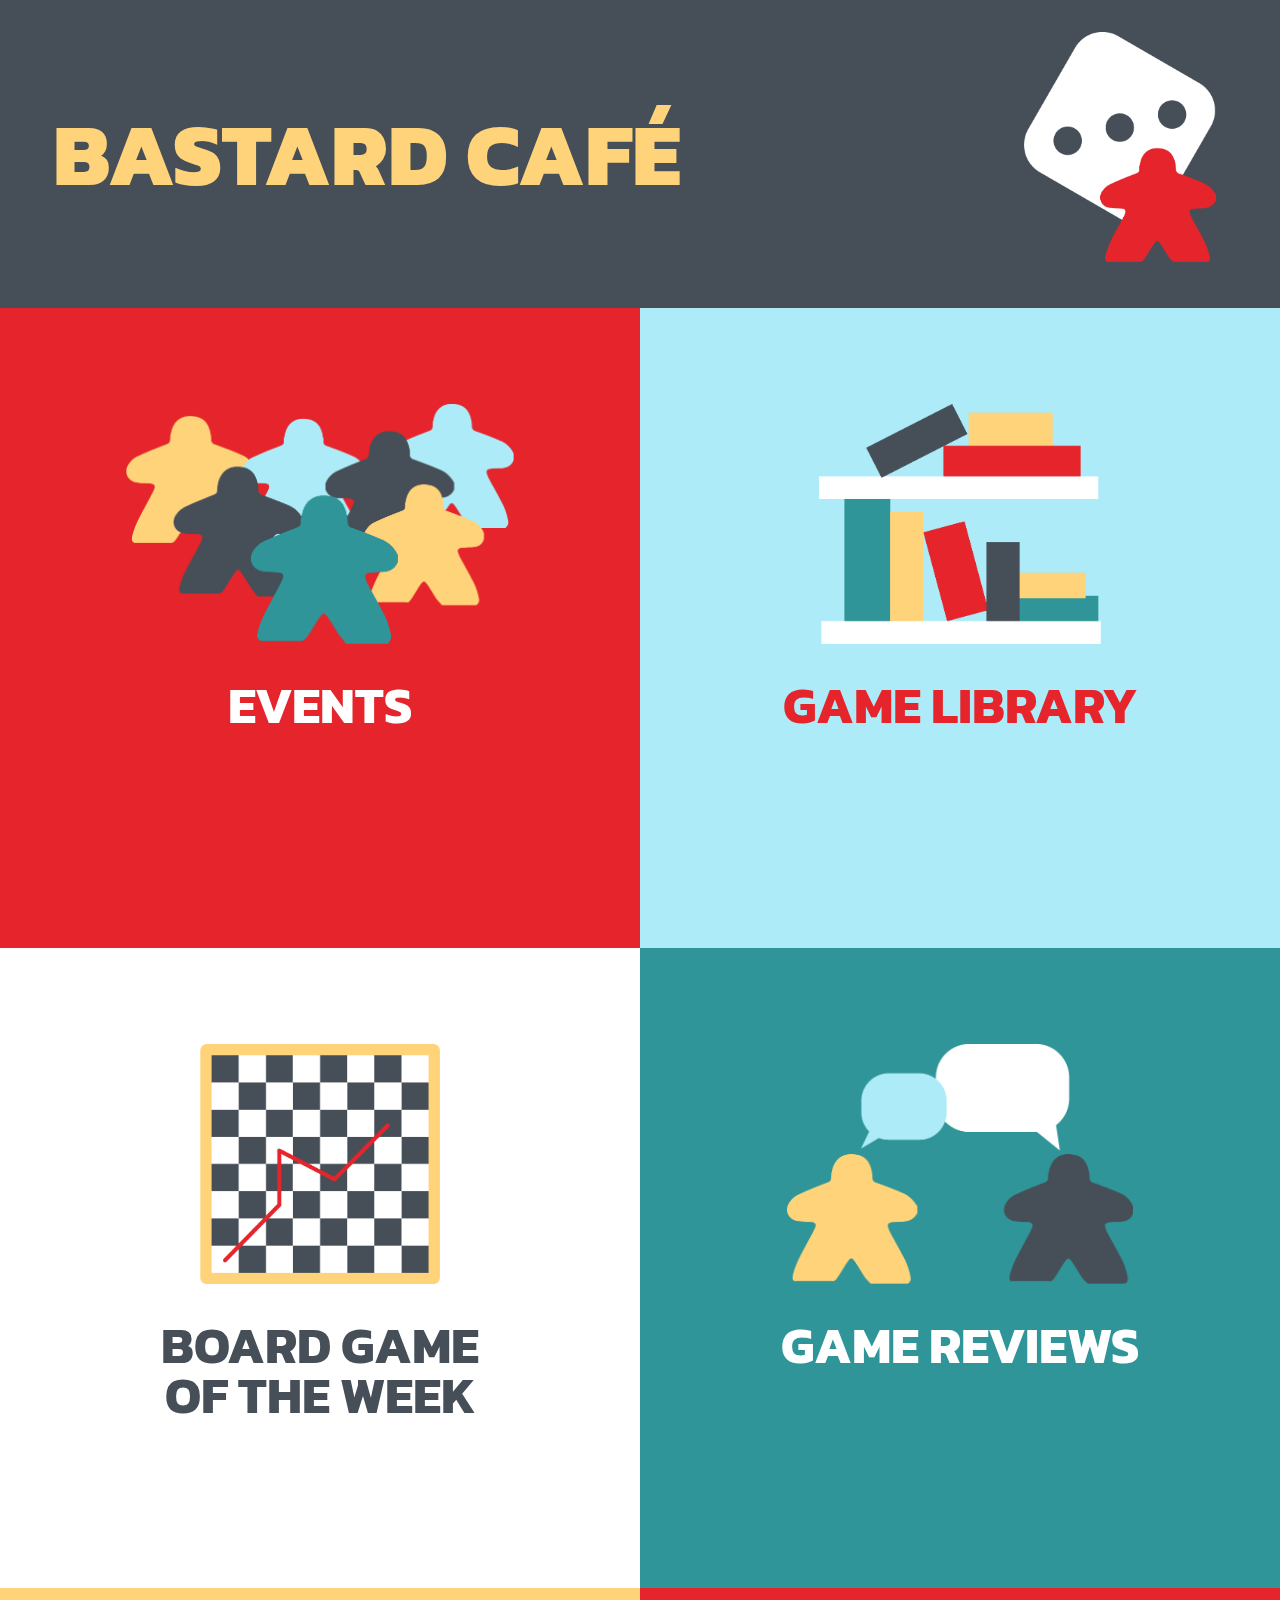
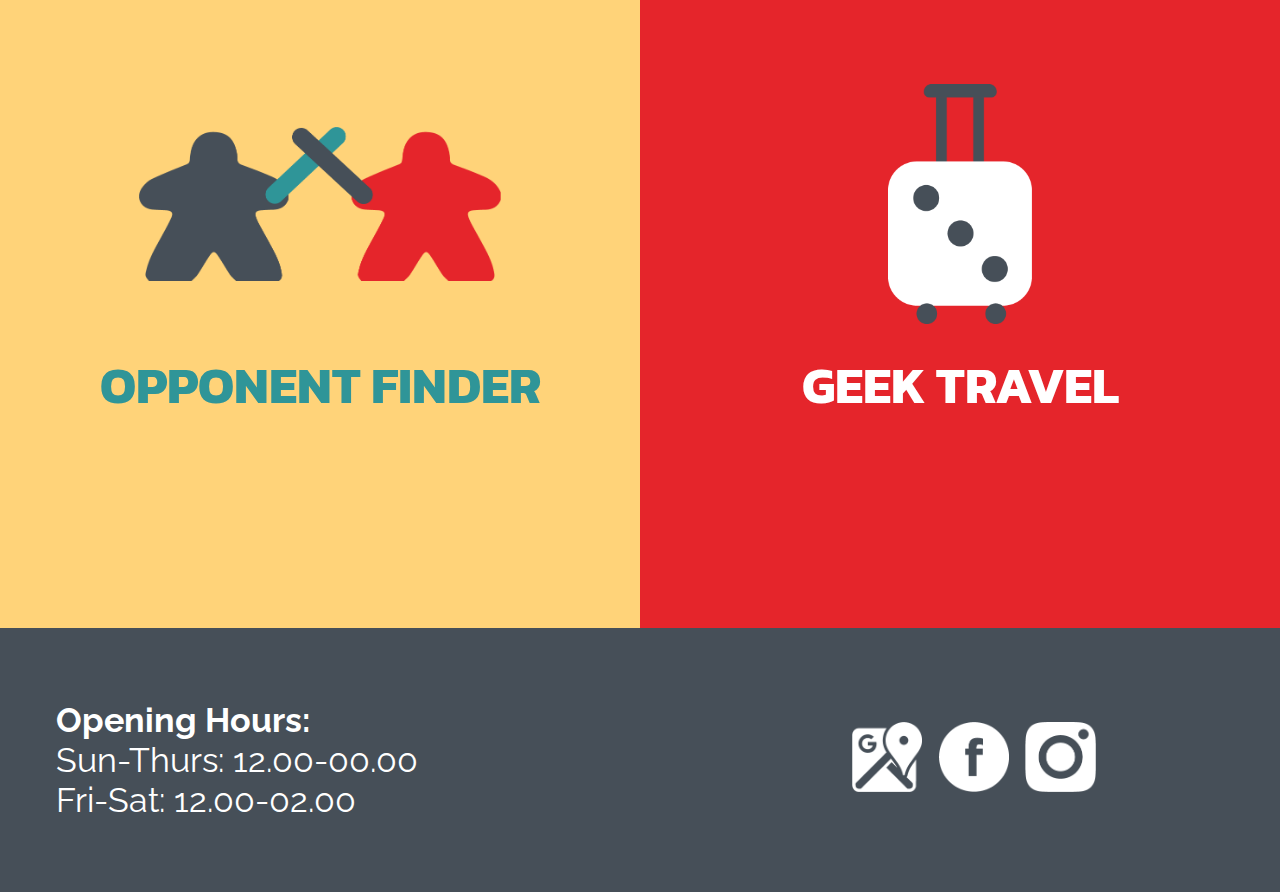
<file: index.html>
<!DOCTYPE html5>
<html lang="en">
<head>
    <meta charset="UTF-8">
    <title>Home - Bastard Café</title>
    <link rel="stylesheet" href="css/bastardcss.css">
</head>

<body>
    <main class="indexmain">
        <img class="indexlogo" src="images/logo.png" alt="Bastard Café logo">
        <h1>BASTARD CAFÉ</h1>



        <div class="indexwrapper">

            <a href="events.html"><div class="blocks eventblock">
                <div class="blockcontent">
                   <img src="images/events.png">
                    <h2>Events</h2>
                </div>
            </div></a>

            <a href="library.html"><div class="blocks libraryblock">
                <div class="blockcontent">
                   <img src="images/library.png">
                    <h2>Game Library</h2>
                </div>
                </div></a>

            <a href="reviews.html?gameid=168"><div class="blocks weekblock">
                <div class="blockcontent">
                   <img src="images/weekgame.png">
                    <h2>Board Game<br>of the Week</h2>
                </div>
                </div></a>

            <a href="reviews.html"><div class="blocks reviewblock">
                <div class="blockcontent">
                   <img src="images/reviews.png">
                    <h2>Game Reviews</h2>
                </div>
                </div></a>

            <a href="opponent.html"><div class="blocks opponentblock">
                <div class="blockcontent">
                   <img id="opponentimg" src="images/opponent.png">
                    <h2>Opponent Finder</h2>
                </div>
                </div></a>

            <a href="travel.html"><div class="blocks travelblock">
                <div class="blockcontent">
                   <img src="images/travel.png">
                    <h2>Geek Travel</h2>
                </div>
                </div></a>

        </div>

        <footer>
            <div class="socialmedia">
                <a href="https://goo.gl/maps/PVbQFt8n63G2" target="_blank"><img src="images/googlemaps.png"></a>
                <a href="https://www.facebook.com/BastardCafe/" target="_blank"><img src="images/facebook.png"></a>
                <a href="https://www.instagram.com/bastard_cafe/" target="_blank"><img src="images/instagram.png"></a></div>
            <p><span class="bold">Opening Hours:</span><br>Sun-Thurs: 12.00-00.00<br>Fri-Sat: 12.00-02.00</p>


        </footer>



    </main>

</body>
</html>
</file>
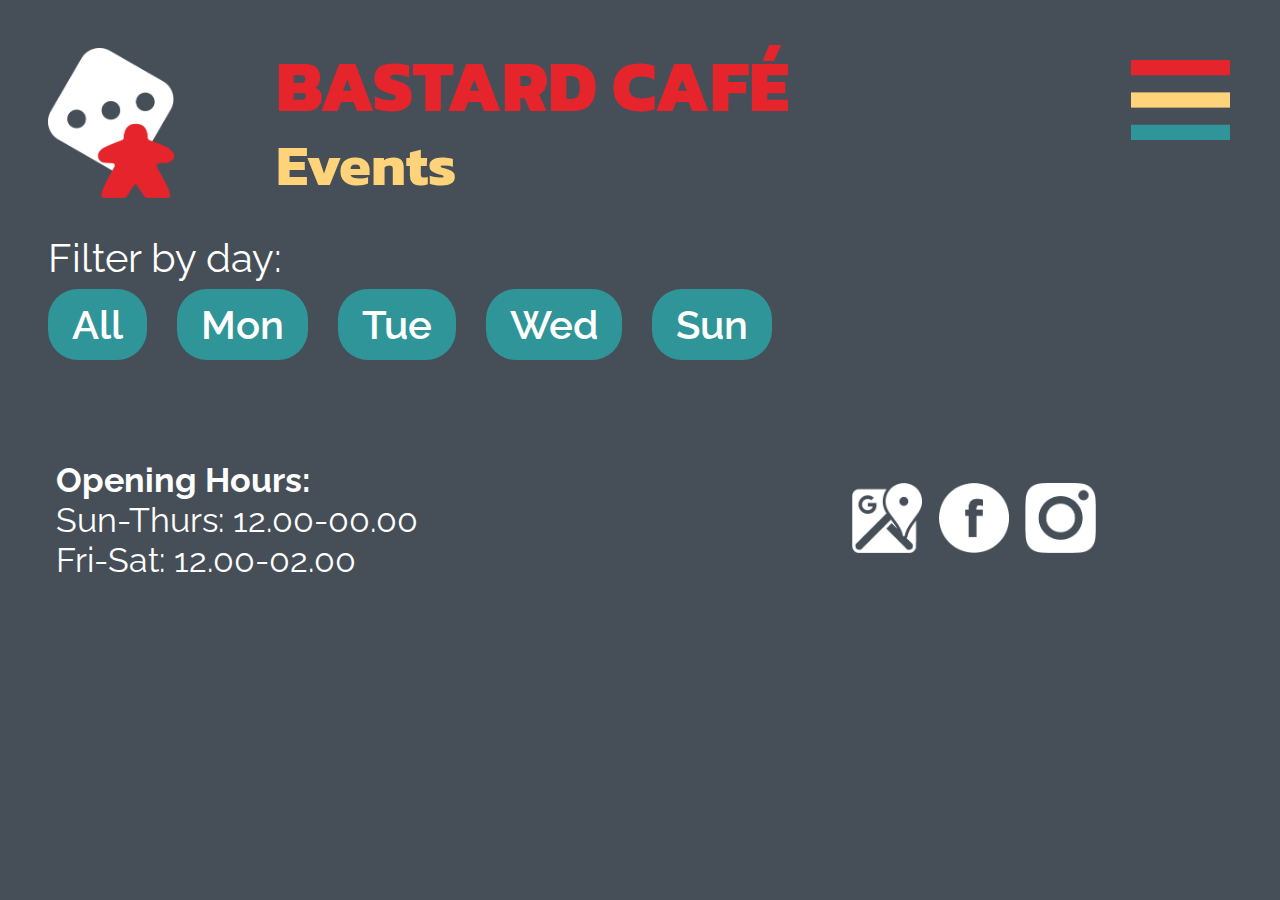
<file: events.html>
<!DOCTYPE html5>
<html lang="en">

<head>
    <meta charset="UTF-8">
    <title>Events - Bastard Café</title>
    <link rel="stylesheet" href="css/bastardcss.css">
</head>

<body>
    <main class="eventsmain">
        <header>
            <a class="logolink" href="index.html"><img class="logo" src="images/logo.png" alt="Bastard Café logo"></a>
            <h1>BASTARD CAFÉ</h1>
            <h2>Events</h2>

            <div id="myNav" class="overlay">
                <a href="javascript:void(0)" class="closebtn" onclick="closeNav()">&times;</a>
                <div class="overlay-content">
                    <a href="index.html">Home</a>
                    <a class="current" href="events.html">Events</a>
                    <a href="library.html">Game Library</a>
                    <a href="reviews.html">Game Reviews</a>
                    <a href="opponent.html">Opponent Finder</a>
                    <a href="travel.html">Geek Travel</a>
                </div>
            </div>

            <img src="images/burger.svg" class="menuBtn">
<!--add class current to visited page-->
        </header>

        <div class="eventwrapper">
            <div class="eventfilters">
                <h5>Filter by day:</h5>
                <a href="events.html">All</a>
                <a href="events.html?catid=5">Mon</a>
                <a href="events.html?catid=6">Tue</a>
                <a href="events.html?catid=12">Wed</a>
                <a href="events.html?catid=11">Sun</a>
            </div>




        </div>

        <template id="eventtemplate">
            <article class="singleevent">
                <h3 class="eventname">EVENT NAME</h3>
                <img src="">
                <div class="shortdescr">SHORT DESCRIPTION</div>


                <div class="eventinfo">
                    <p class="eventdate">Date: <span>date</span></p>
                    <p class="eventtime">Time: <span>time</span></p>
                    <p class="eventprice">Price: <span>price</span></p>
                </div>

                <button>Save me a spot!</button>



            </article>
        </template>





        <footer>
            <div class="socialmedia">
                <a href="https://goo.gl/maps/PVbQFt8n63G2" target="_blank"><img src="images/googlemaps.png"></a>
                <a href="https://www.facebook.com/BastardCafe/" target="_blank"><img src="images/facebook.png"></a>
                <a href="https://www.instagram.com/bastard_cafe/" target="_blank"><img src="images/instagram.png"></a></div>
            <p><span class="bold">Opening Hours:</span><br>Sun-Thurs: 12.00-00.00<br>Fri-Sat: 12.00-02.00</p>


        </footer>


    </main>

    <script src="js/events.js"></script>
    <script src="js/shared.js"></script>
</body>

</html>
</file>
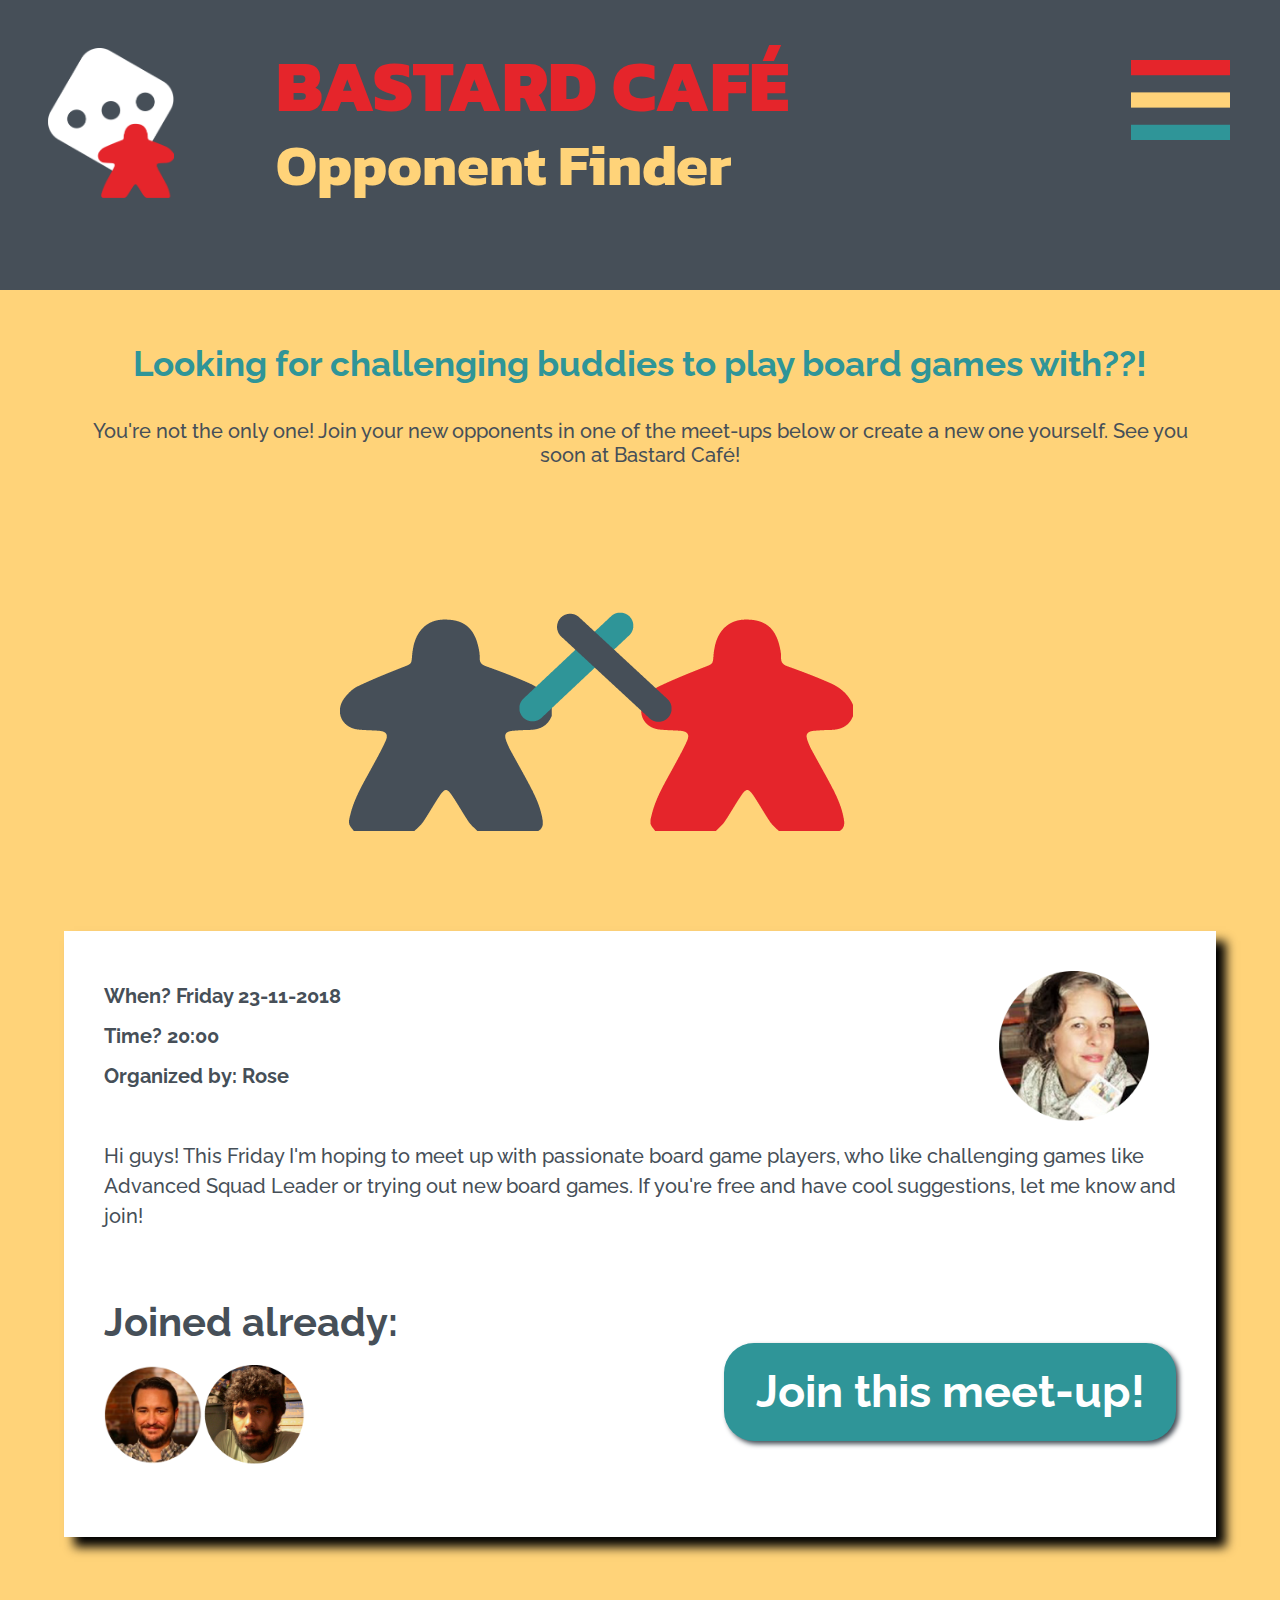
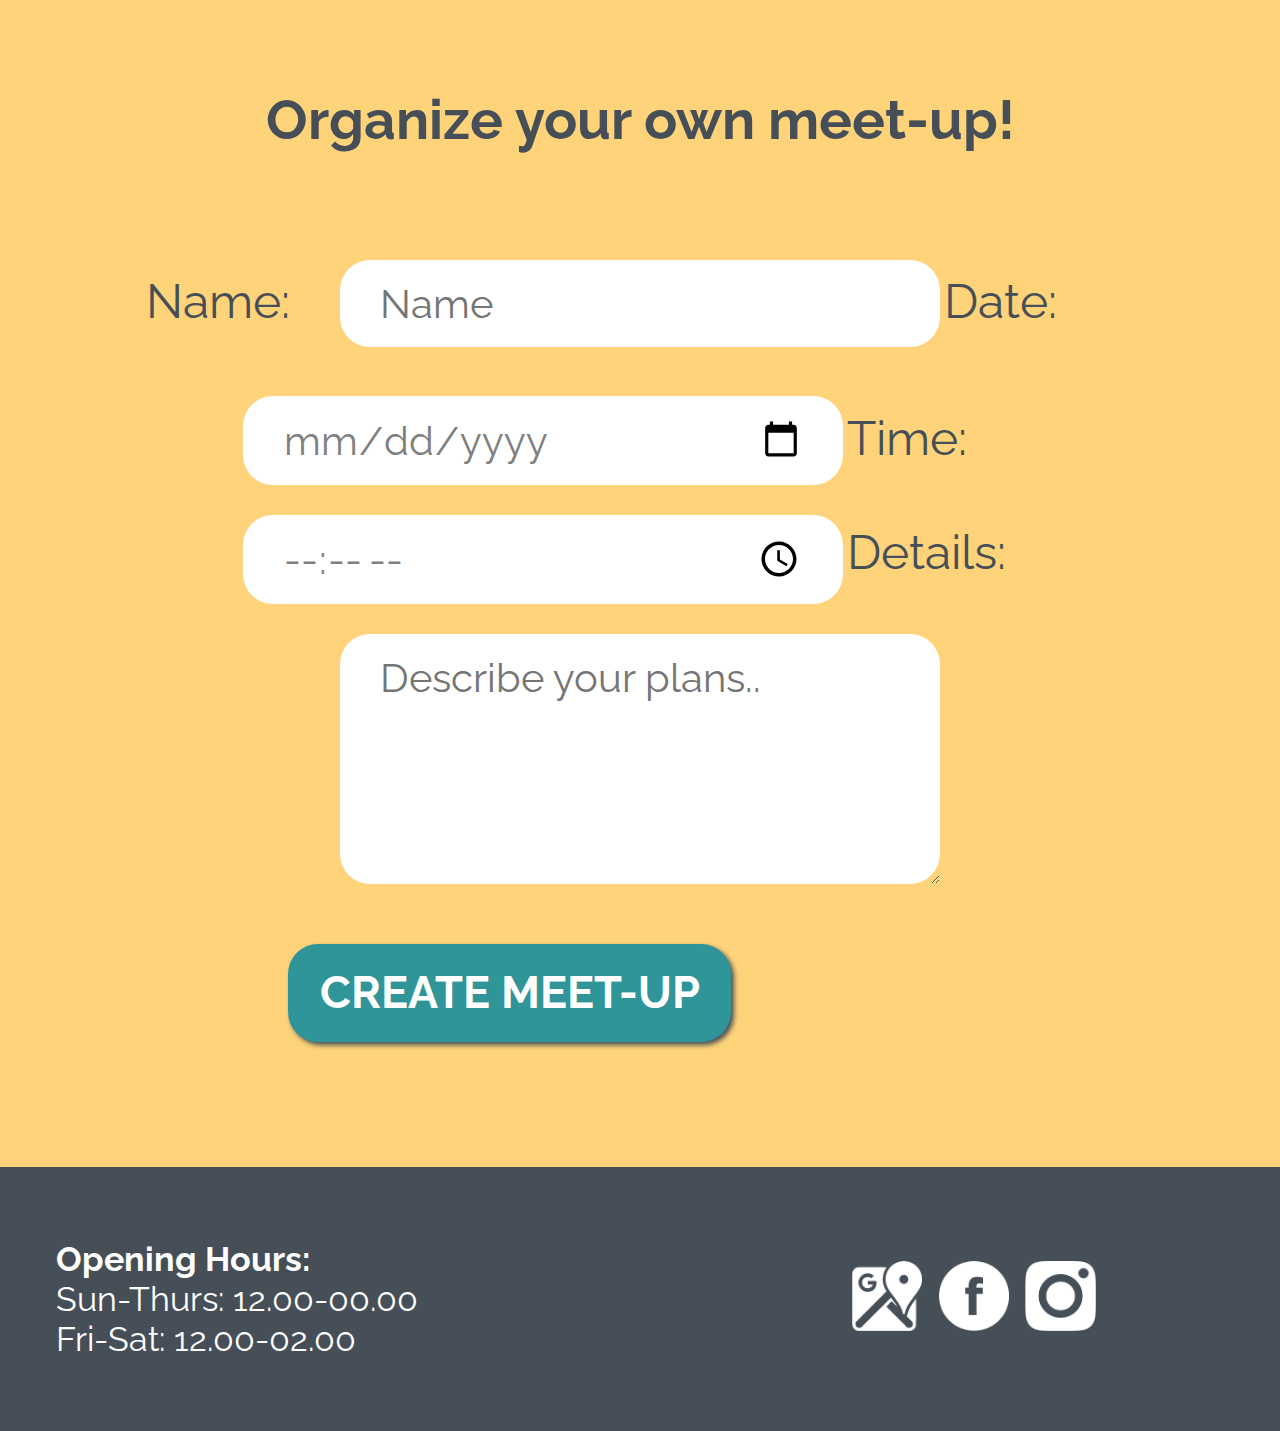
<file: opponent.html>
<!DOCTYPE html5>
<html lang="en">

<head>
    <meta charset="UTF-8">
    <title>Opponent Finder - Bastard Café</title>
    <link rel="stylesheet" href="css/bastardcss.css">
</head>

<body>
    <main class="opponentmain">
        <header>
            <a class="logolink" href="index.html"><img class="logo" src="images/logo.png" alt="Bastard Café logo"></a>
            <h1>BASTARD CAFÉ</h1>
            <h2>Opponent Finder</h2>

            <div id="myNav" class="overlay">
                <a href="javascript:void(0)" class="closebtn" onclick="closeNav()">&times;</a>
                <div class="overlay-content">
                    <a href="index.html">Home</a>
                    <a href="events.html">Events</a>
                    <a href="library.html">Game Library</a>
                    <a href="reviews.html">Game Reviews</a>
                    <a class="current" href="opponent.html">Opponent Finder</a>
                    <a href="travel.html">Geek Travel</a>
                </div>
            </div>

            <img src="images/burger.svg" class="menuBtn">
            <!--add class current to visited page-->
        </header>

        <div class="opponentwrapper">

            <h3>Looking for challenging buddies to play board games with??!</h3>
            <p class="introtext">You're not the only one! Join your new opponents in one of the meet-ups below or create a new one yourself. See you soon at Bastard Café!</p>

            <div class="fight">

            </div>

            <article class="meetuppost">
                <img id="rose" src="images/rose.png">
                <p class="meetdate"><span class="bold">When? Friday 23-11-2018</span></p>
                <p class="meettime"><span class="bold">Time? 20:00</span></p>
                <p class="organizer"><span class="bold">Organized by: Rose</span></p>

                <p id="message">Hi guys! This Friday I'm hoping to meet up with passionate board game players, who like challenging games like Advanced Squad Leader or trying out new board games. If you're free and have cool suggestions, let me know and join!</p>


                <div class="joiners">
                <button>Join this meet-up!</button>
                <h5>Joined already:</h5><img src="images/alexander.png"><img src="images/pete.png"></div>

            </article>

            <div class="createmeetup">

              <h4>Organize your own meet-up!</h4>


                <p>Name:</p> <input class="meetupform" type="text" placeholder="Name">
                <p>Date:</p>
                <input class="meetupform" type="date" placeholder="Date">
                <p>Time:</p>
                <input class="meetupform" type="time" placeholder="Time">
                <p id="details">Details:</p>
                <textarea class="meetupform" id="meetdetails" type="text" placeholder="Describe your plans.."></textarea>

                <button id="createbtn">CREATE MEET-UP</button>

            </div>



        </div>





        <footer>
            <div class="socialmedia">
                <a href="https://goo.gl/maps/PVbQFt8n63G2" target="_blank"><img src="images/googlemaps.png"></a>
                <a href="https://www.facebook.com/BastardCafe/" target="_blank"><img src="images/facebook.png"></a>
                <a href="https://www.instagram.com/bastard_cafe/" target="_blank"><img src="images/instagram.png"></a></div>
            <p><span class="bold">Opening Hours:</span><br>Sun-Thurs: 12.00-00.00<br>Fri-Sat: 12.00-02.00</p>


        </footer>


    </main>

    <script src="js/shared.js"></script>
</body>

</html>
</file>
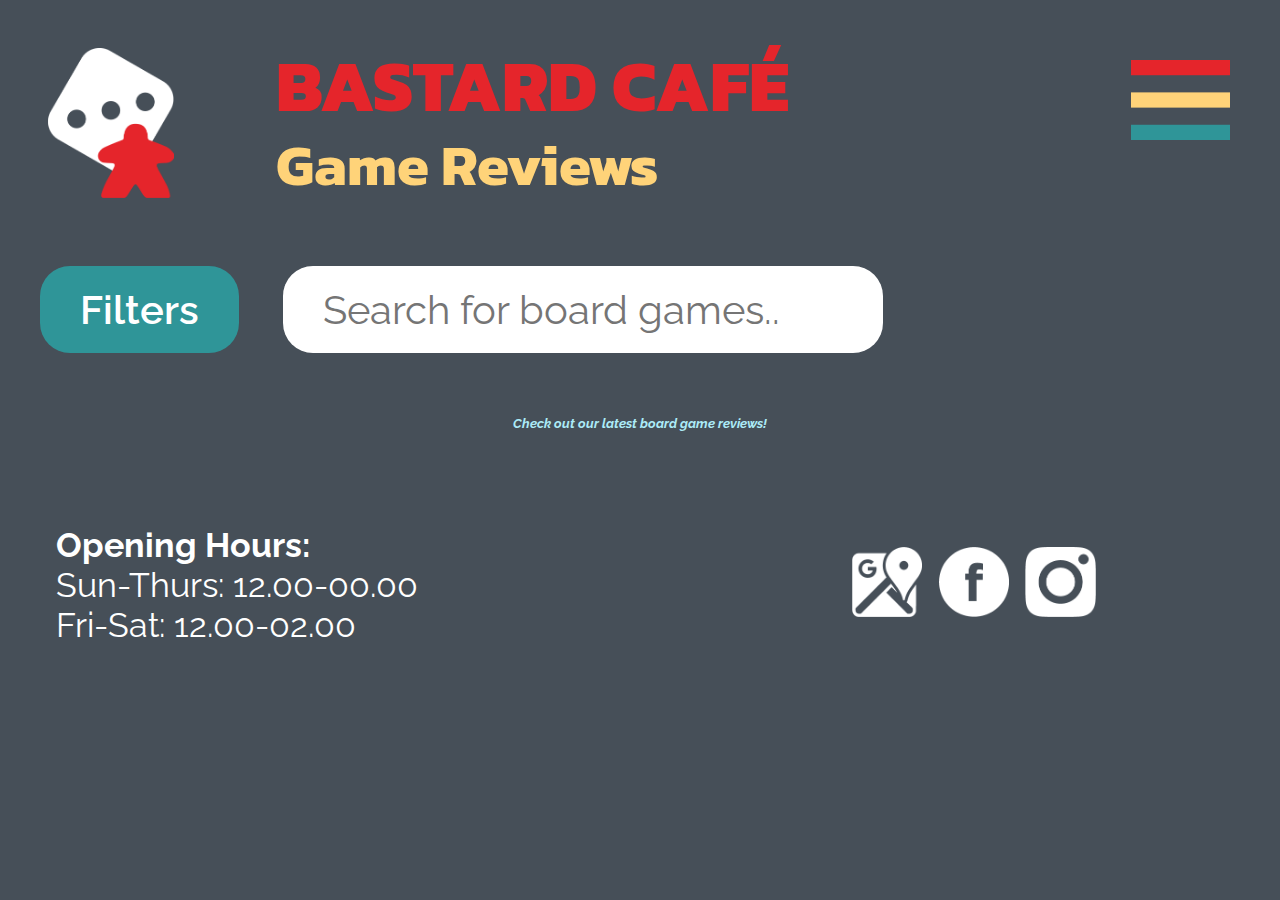
<file: reviews.html>
<!DOCTYPE html5>
<html lang="en">

<head>
    <meta charset="UTF-8">
    <title>Board Game Reviews - Bastard Café</title>
    <link rel="stylesheet" href="css/bastardcss.css">
</head>

<body>
    <main class="reviewmain">
        <header>
            <a class="logolink" href="index.html"><img class="logo" src="images/logo.png" alt="Bastard Café logo"></a>
            <h1>BASTARD CAFÉ</h1>
            <h2>Game Reviews</h2>

            <div id="myNav" class="overlay">
                <a href="javascript:void(0)" class="closebtn" onclick="closeNav()">&times;</a>
                <div class="overlay-content">
                    <a href="index.html">Home</a>
                    <a href="events.html">Events</a>
                    <a href="library.html">Game Library</a>
                    <a class="current" href="reviews.html">Game Reviews</a>
                    <a href="opponent.html">Opponent Finder</a>
                    <a href="travel.html">Geek Travel</a>
                </div>
            </div>

            <img src="images/burger.svg" class="menuBtn">

        </header>

        <div class="reviewfilters">
            <div class="dropdown">
                <button class="dropbtn">Filters</button>
                <input class="searchbar" type="text" placeholder="Search for board games..">

                <div class="dropdown-content">
                    <a href="reviews.html">All</a>

                </div>
            </div>
        </div>

        <div class="reviewwrapper">
            <h5>Check out our latest board game reviews!</h5>



            <!-- append template here -->


        </div>

        <template id="reviewtemplate">
            <article class="singlereview">
                <div class="singlereviewContent">
                    <div class="rating-img"></div>
                    <h3 class="reviewname">REVIEW: GAME NAME</h3>
                    <img src="">

                    <div class="reviewinfo">
                        <p class="difficulty">Difficulty: <span></span></p>
                        <p class="duration">Duration: <span></span> <span>minutes</span></p>
                        <p class="players">Max. players: <span></span></p>
                        <p class="designer">Designer: <span></span></p>
                    </div>

                    <p class="reviewtext"></p>

                </div>

            </article>
        </template>


        <footer>
            <div class="socialmedia">
                <a href="https://goo.gl/maps/PVbQFt8n63G2" target="_blank"><img src="images/googlemaps.png"></a>
                <a href="https://www.facebook.com/BastardCafe/" target="_blank"><img src="images/facebook.png"></a>
                <a href="https://www.instagram.com/bastard_cafe/" target="_blank"><img src="images/instagram.png"></a></div>
            <p><span class="bold">Opening Hours:</span><br>Sun-Thurs: 12.00-00.00<br>Fri-Sat: 12.00-02.00</p>


        </footer>


    </main>

    <script src="js/reviews.js"></script>
    <script src="js/shared.js"></script>
</body>

</html>
</file>
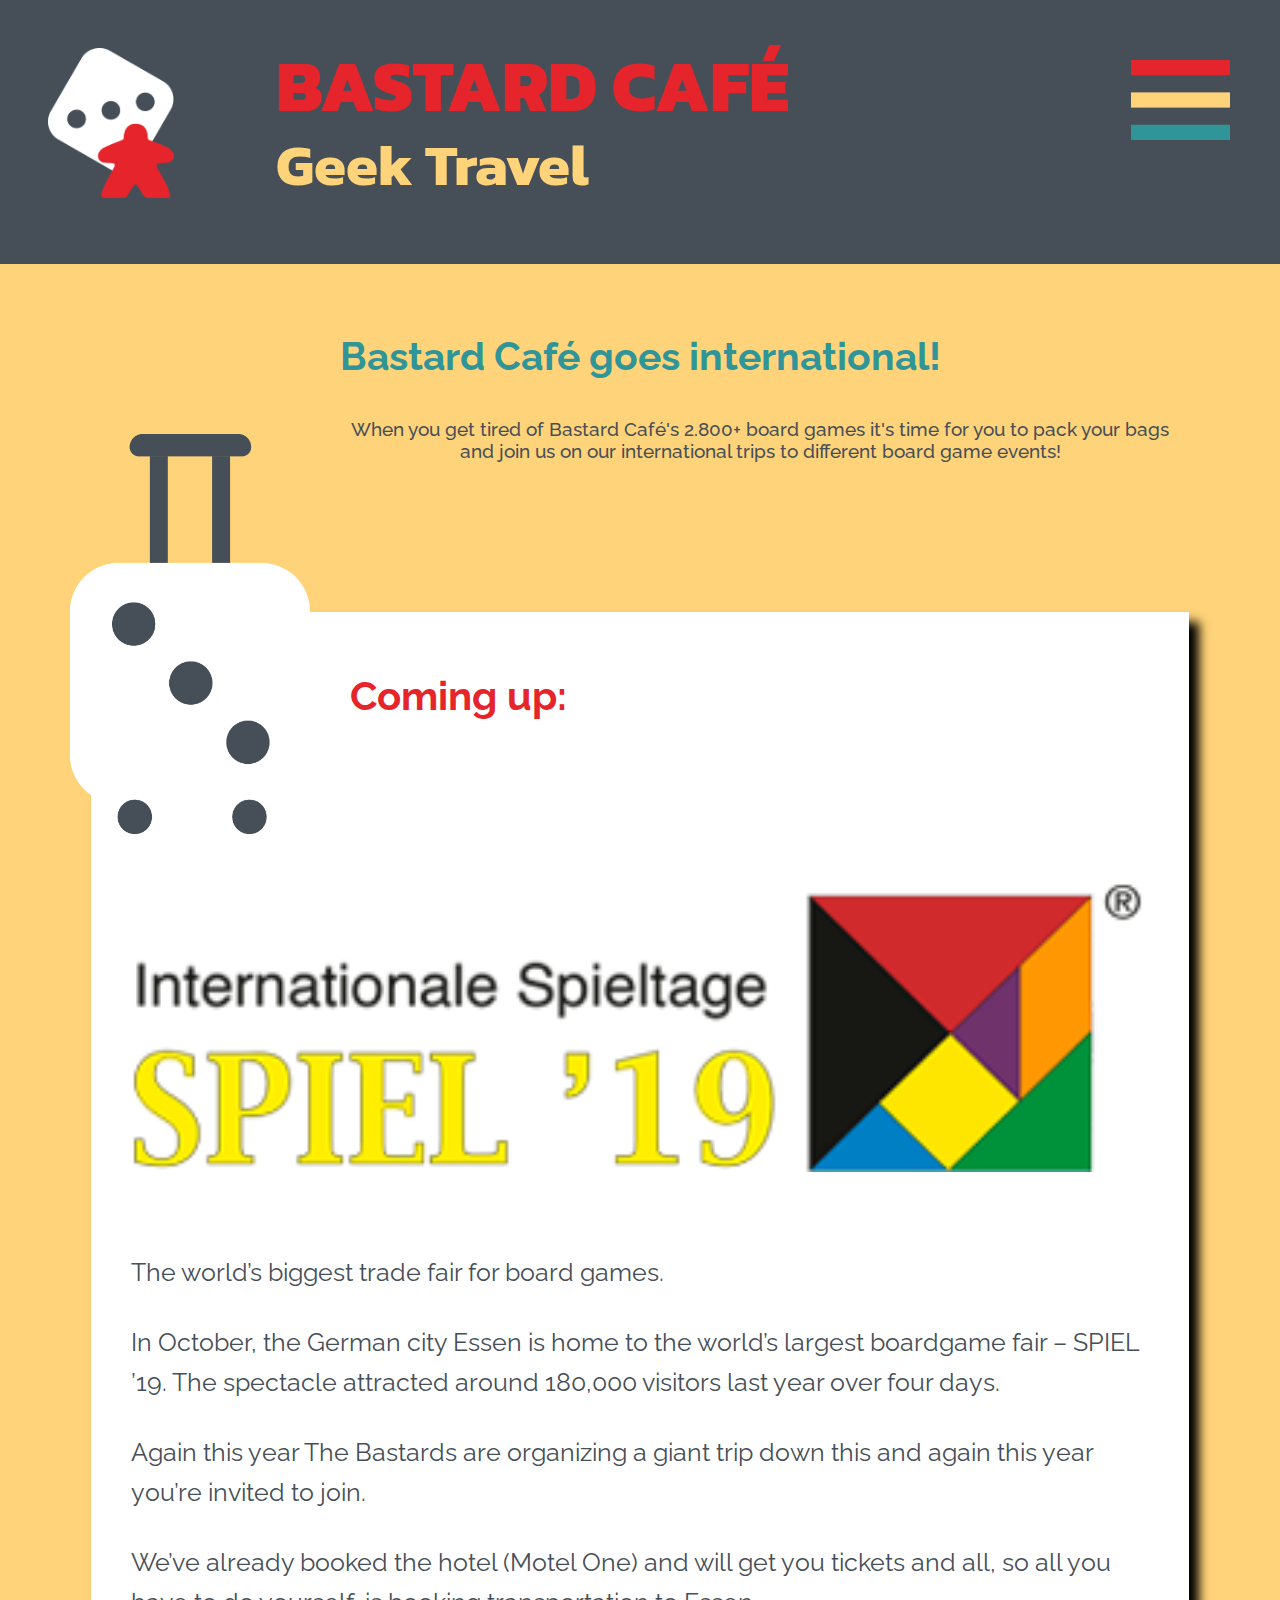
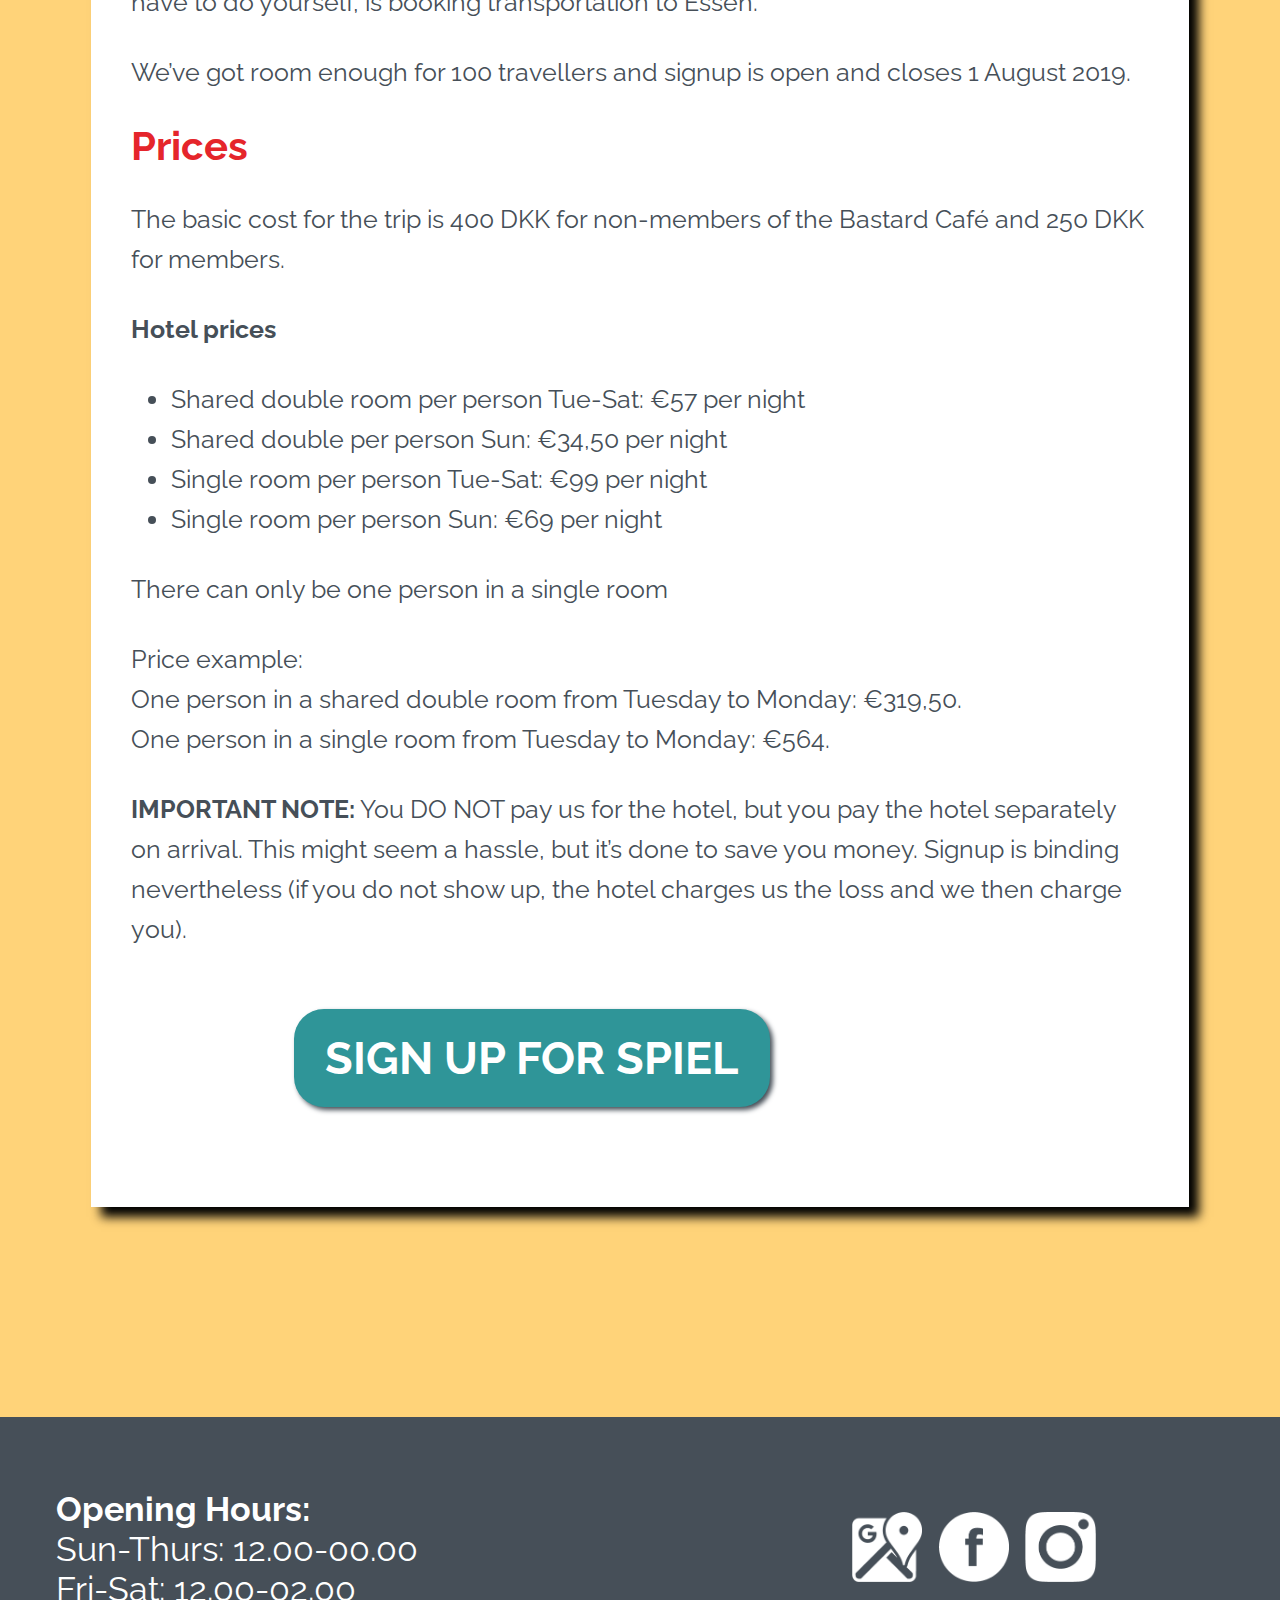
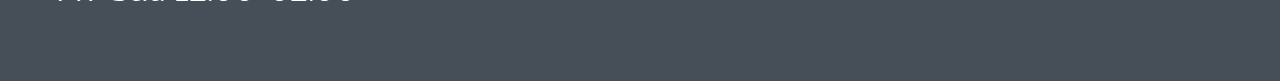
<file: travel.html>
<!DOCTYPE html5>
<html lang="en">

<head>
    <meta charset="UTF-8">
    <title>Geek Travel - Bastard Café</title>
    <link rel="stylesheet" href="css/bastardcss.css">
</head>

<body>
    <main class="opponentmain">
        <header>
            <a class="logolink" href="index.html"><img class="logo" src="images/logo.png" alt="Bastard Café logo"></a>
            <h1>BASTARD CAFÉ</h1>
            <h2>Geek Travel</h2>

            <div id="myNav" class="overlay">
                <a href="javascript:void(0)" class="closebtn" onclick="closeNav()">&times;</a>
                <div class="overlay-content">
                    <a href="index.html">Home</a>
                    <a href="events.html">Events</a>
                    <a href="library.html">Game Library</a>
                    <a href="reviews.html">Game Reviews</a>
                    <a href="opponent.html">Opponent Finder</a>
                    <a class="current" href="travel.html">Geek Travel</a>
                </div>
            </div>

            <img src="images/burger.svg" class="menuBtn">

        </header>

        <div class="travelwrapper">

            <h3>Bastard Café goes international!</h3>

            <img id="trolley" src="images/travel.png">

            <p class="introtext">When you get tired of Bastard Café's 2.800+ board games it's time for you to pack your bags and join us on our international trips to different board game events!</p>



            <article class="spiel-trip">
                <h5>Coming up:</h5>
                <img src="images/spiellogo.png">
                <p>The world’s biggest trade fair for board games.</p>

                <p>In October, the German city Essen is home to the world’s largest boardgame fair – SPIEL ’19. The spectacle attracted around 180,000 visitors last year over four days.</p>

                <p>Again this year The Bastards are organizing a giant trip down this and again this year you’re invited to join.</p>

                <p>We’ve already booked the hotel (Motel One) and will get you tickets and all, so all you have to do yourself, is booking transportation to Essen.</p>

                <p>We’ve got room enough for 100 travellers and signup is open and closes 1 August 2019.</p>

                <h5>Prices</h5>
                <p>The basic cost for the trip is 400 DKK for non-members of the Bastard Café and 250 DKK for members.</p>

                <p class="bold">Hotel prices</p>
                <ul>
                    <li>Shared double room per person Tue-Sat: €57 per night</li>
                    <li>Shared double per person Sun: €34,50 per night</li>
                    <li>Single room per person Tue-Sat: €99 per night</li>
                    <li>Single room per person Sun: €69 per night</li>
                </ul>

                <p>There can only be one person in a single room</p>

                <p>Price example:<br>
                One person in a shared double room from Tuesday to Monday: €319,50.<br>
                One person in a single room from Tuesday to Monday: €564.</p>

                <p><span class="bold">IMPORTANT NOTE:</span> You DO NOT pay us for the hotel, but you pay the hotel separately on arrival. This might seem a hassle, but it’s done to save you money. Signup is binding nevertheless (if you do not show up, the hotel charges us the loss and we then charge you).</p>

                <button id="signupbtn">SIGN UP FOR SPIEL</button>


            </article>



        </div>





        <footer>
            <div class="socialmedia">
                <a href="https://goo.gl/maps/PVbQFt8n63G2" target="_blank"><img src="images/googlemaps.png"></a>
                <a href="https://www.facebook.com/BastardCafe/" target="_blank"><img src="images/facebook.png"></a>
                <a href="https://www.instagram.com/bastard_cafe/" target="_blank"><img src="images/instagram.png"></a></div>
            <p><span class="bold">Opening Hours:</span><br>Sun-Thurs: 12.00-00.00<br>Fri-Sat: 12.00-02.00</p>


        </footer>


    </main>

    <script src="js/shared.js"></script>
</body>

</html>
</file>
<file: css/bastardcss.css>
/*
gray #464F58
red #E5252B
light blue #ACEBF7
turquoise #2F9598
yellow #FFD379
*/


@import url('https://fonts.googleapis.com/css?family=Kanit:400,700,800|Raleway:400,700');

* {
    box-sizing: border-box;
}

html,
body {
    min-height: 100%;
    margin: 0;
    font-family: "Raleway", Arial, sans-serif;
    font-size: 100%;
}

main {
    min-height: 100%;
    background-color: #464F58;
    font-size: 100%;
}

.indexlogo {
    height: 230px;
    float: right;
    margin: 2em 4em 2em 0;
}

.logo {
    position: absolute;
    height: 150px;
    margin: 3em;
    z-index: 100;
}


footer {
    height: auto;
    background-color: #464F58;
    padding: 4.5em 0 4.5em 3.5em;
}

footer p {
    position: relative;
    margin: 0;
    color: white;
    font-size: 2.1em;
    width: 50%;
}

footer div {
    float: right;
    width: 50%;
    margin: 0;
    margin-top: 1em;
    text-align: center;
}

footer div img {
    height: 70px;
    margin: .4em;
}

.bold {
    font-weight: bold;
}

.hide {
    display: none;
}

a {
    text-decoration: none;
    color: white;
}




/* DROPDOWN */

.menuBtn {
    height: 80px;
    position: absolute;
    top: 0%;
    right: 0%;
    margin-top: 60px;
    margin-right: 50px;
    cursor: pointer;
}

.overlay {
    height: 0%;
    width: 100%;
    position: fixed;
    z-index: 99;
    top: 0;
    left: 0;
    background-color: rgba(47, 149, 152);
    background-color: rgba(47, 149, 152, 0.95);
    overflow-y: hidden;
    transition: 0.5s;
}

.overlay-content {
    position: relative;
    top: 15%;
    width: 100%;
    text-align: center;
    margin-top: 30px;
}

.overlay a {
    padding: .5em;
    font-size: 5em;
    font-weight: bold;
    color: #FFD379;
    display: block;
    transition: 0.3s;
}

.overlay a:hover,
.overlay a:focus {
    color: #ACEBF7;
}

.overlay .closebtn {
    position: absolute;
    top: -20px;
    right: 20px;
    font-size: 8em;
}

a.current {
    background-color: #E5252B;

}



/* HEADER */

.logolink {
    position: relative;
    z-index: 100;
}


.eventsmain h1,
.librarymain h1,
.reviewmain h1,
.opponentmain h1 {
    position: relative;
    font-family: "Kanit", Arial, sans-serif;
    font-size: 4.5em;
    font-weight: 800;
    color: #E5252B;
    padding: .5em 0 0 20px;
    margin-bottom: 0;
    line-height: 1.4em;
    left: 20%;
    width: 80%;

}

.eventsmain h2,
.librarymain h2,
.reviewmain h2,
.opponentmain h2 {
    position: relative;
    font-family: "Kanit", Arial, sans-serif;
    font-size: 3.6em;
    font-weight: 700;
    color: #FFD379;
    margin: 0;
    padding-left: 20px;
    line-height: 1em;
    left: 20%;
    width: 80%;
}



/* INDEX */

.indexmain {
    width: 100%;

}

.indexmain h1 {
    position: relative;
    font-family: "Kanit", Arial, sans-serif;
    font-size: 5.5em;
    font-weight: 800;
    color: #FFD379;
    padding: 1em .6em;
    margin-bottom: 0;
    width: 8.5em;
}


.indexwrapper {
    display: grid;
    grid-template-columns: 1fr 1fr;
}

.indexwrapper h2 {
    margin: 0;
    margin-top: .7em;
    font-family: "Kanit", Arial, sans-serif;
    font-weight: 700;
    font-size: 3.2em;
    text-transform: uppercase;
    line-height: 50px;
}


.blocks {
    position: relative;
    width: 100%;
}

.blocks:after {
    content: "";
    display: block;
    padding-bottom: 100%;
}

.blockcontent {
    position: absolute;
    width: 100%;
    height: 100%;
    text-align: center;
    top: 15%;
}

.blockcontent img {
    height: 240px;
}


.eventblock {
    background-color: #E5252B;
    color: #fff;

}

.libraryblock {
    background-color: #ACEBF7;
    color: #E5252B;

}

.weekblock {
    background-color: #fff;
    color: #464F58;
}

.reviewblock {
    background-color: #2F9598;
    color: #fff;
}

.opponentblock {
    background-color: #FFD379;
    color: #2F9598;
}

#opponentimg {
    padding: 2.7em;
}


.travelblock {
    background-color: #E5252B;
    color: #fff;
}




/* EVENTS */


.eventwrapper {
    width: 100%;
    font-size: 2.5em;
}

.eventfilters {
    height: auto;
    margin: 1em 0 1em 1.2em;

}

.eventfilters h5 {
    color: #fff;
    font-size: 1em;
    margin: .5em 0;
    font-weight: normal;

}

.eventfilters a {
    background-color: #2F9598;
    padding: .3em .6em;
    border-radius: 30px;
    font-weight: 600;
    font-family: "Raleway", Arial, sans-serif;
    font-size: 1em;
    margin-right: .5em;
}

.eventfilters a:hover {
    background-color: #E5252B;

}

.singleevent {
    background-color: white;
    width: 90%;
    margin: 2.5em auto;
    padding: 1em;
    box-shadow: 15px 15px 10px black;

}

.singleevent img {
    width: 100%;
    height: 430px;
    margin-right: 0 auto;
    object-fit: cover;
    object-position: 0 8%;
}

#serious-sunday-terraforming-mars img {
    object-position: 0 90%;
}

.singleevent h3 {
    text-align: center;
    margin: 0 0 1em 0;
    color: #E5252B;
}

.shortdescr {
    margin: 1.5em 0 2em 0;
    height: auto;
    font-size: .5em;
}

.shortdescr p {
    margin: 1em 0 0 0;
}

.eventinfo {
    display: inline-block;
    vertical-align: middle;
    color: #2F9598;
    font-size: 1em;
    font-weight: 700;
    line-height: 8px;
    width: 50%;
}


.singleevent button {
    font-size: 1em;
    font-family: "Raleway", Arial, sans-serif;
    font-weight: bold;
    padding: .5em .7em;
    border-radius: 30px;
    background-color: #FFD379;
    color: #464F58;
    box-shadow: 3px 3px 5px #464F58;

}

.singleevent button:hover {
    cursor: pointer;
    background-color: #E5252B;
    color: #fff;
}



/* LIBRARY */

.libraryfilters,
.reviewfilters {
    margin-top: 2em;
}

/*filter dropdown*/
.dropbtn {
    background-color: #2F9598;
    color: white;
    padding: .5em 1em;
    border-radius: 30px;
    font-weight: 600;
    font-family: "Raleway", Arial, sans-serif;
    font-size: 2.5em;
    margin: 1em;
    border: none;
    cursor: pointer;
}

.dropbtn:hover,
.dropbtn:focus {
    background-color: #E5252B;
    color: #fff;
}


.dropdown {
    position: relative;
    display: inline-block;
}

.dropdown-content {
    display: none;
    grid-template-columns: 1fr 1fr;
    grid-template-rows: repeat(6, auto);
    left: 30%;
    top: 24%;
    position: absolute;
    background-color: #FFD379;
    width: 40em;
    z-index: 1;
    border-radius: 30px;
    padding: 1.5em 0.5em;
    grid-auto-flow: column;
}


.dropdown-content a {
    color: #464F58;
    font-size: 2.5em;
    font-weight: bold;
    padding: 12px 16px;
    text-decoration: none;
    display: block;
}


.dropdown-content a:hover {
    background-color: #E5252B;
    color: white;
}


.show {
    display: grid;
}


.searchbar {
    padding: .5em 1em;
    border-radius: 30px;
    font-family: "Raleway", Arial, sans-serif;
    font-size: 2.5em;
    margin: 1em 0;
    border: none;
    width: 15em;
}


.librarywrapper {
    display: grid;
    grid-template-columns: 1fr 1fr 1fr;
    grid-gap: 1.7em;
    margin: 2em;
    text-align: center;

}

.singlegame {
    position: relative;
    width: 100%;
    background-color: #fff;
    box-shadow: 7px 7px 7px black;

}

.singlegame:after {
    content: "";
    display: block;
    padding-bottom: 100%;
}

.singlegameContent {
    position: absolute;
    width: 100%;
    height: 100%;
    text-align: center;
    top: 15%;
}

.singlegameContent img {
    height: 45%;
    max-width: 90%;
    object-fit: contain;
}


.singlegameContent h3 {
    color: #464F58;
    font-size: 2.2em;
    margin: 20px 0 0 0;
}

.modal {
    position: fixed;
    width: 100vw;
    top: 24%;
    left: 0%;
    min-height: 60%;
    padding: 1em;
    color: #464F58;
    font-size: 2.5em;
    font-family: 'Raleway', sans-serif;
    text-align: left;
    font-weight: bold;
    border: 15px solid #2F9598;
    box-shadow: 5px 5px 5px black;
    background-color: rgba(255, 255, 255, 0.98);
    z-index: 99;

}

.modal img {
    float: right;
    margin-right: 15px;
}


#gametitle {
    color: #E5252B;
    font-size: 2em;
    font-weight: 700;
    padding: 0;
    margin-top: .7em;
    text-align: center;
}

#modal-content a {
    font-family: "Raleway", Arial, sans-serif;
    font-weight: bold;
    font-size: 1em;
    padding: .5em .7em;
    border-radius: 30px;
    background-color: #FFD379;
    color: #464F58;
    box-shadow: 3px 3px 5px #464F58;
    margin: 0 auto;
    border: none;
    position: relative;
    left: 34%;
    top: 90px;
}

#modal-content p.rating {
    margin: 15px;
}

.closebtn {
    cursor: pointer;
    text-decoration: none;
    position: absolute;
    right: 5%;
    top: 20px;
    overflow: auto;
    font-size: 2em;
}






/* REVIEWS PAGE */

.reviewwrapper h5 {
    text-align: center;
    color: #ACEBF7;
    font-style: italic;
}


.singlereview {
    background-color: white;
    width: 90%;
    margin: 2.5em auto;
    padding: 30px;
    box-shadow: 15px 15px 10px black;

}

.rating-img {
    height: 70px;
    background-image: url(../images/1star.png);
    background-size: contain;
    background-repeat: no-repeat;
    width: 37%;
    margin: 5px;
    margin-left: 10px;
    margin-right: 45px;
    float: left;
}

.singlereview img {
    width: 40%;
    height: 320px;
    object-fit: contain;
    float: left;
    margin-right: 30px;
}

h3.reviewname {
    text-align: left;
    color: #E5252B;
    font-size: 2em;
    margin: 10px 0 50px 0;
}

.reviewinfo {
    padding: 1em;
    font-size: .9em;
    font-weight: bold;
    color: #464F58;
    margin-bottom: 25px;
}

p.difficulty,
p.duration,
p.players,
p.designer {
    margin: 15px;
}

p.difficulty span,
p.duration span,
p.players span,
p.designer span,
p.rating span {
    font-weight: normal;
}


.reviewtext {
    font-size: .9em;
    padding-bottom: 3em;
}

.reviewtext p {
    margin: 30px 0;
}





/* OPPONENT PAGE */

.opponentwrapper {
    width: 100%;
    background-color: #FFD379;
    text-align: center;
    padding-bottom: 5em;
    margin: 6em 0 0 0;
}

.opponentwrapper h3 {
    color: #2F9598;
    font-size: 35px;
    padding: 1.5em 1em 0 1em;

}

.introtext {
    color: #464F58;
    font-size: 20px;
    font-weight: 500;
    margin: 0.5em 80px;
}

.fight {
    margin: 4em auto 100px auto;
    width: 600px;
    height: 300px;
    background-image: url(../images/fightanimation.png);
    animation: fighting 1.5s steps(3) infinite;
}

@keyframes fighting {
    100% {
        background-position: -1800px;
    }
}


.meetuppost {
    display: block;
    background-color: white;
    width: 90%;
    margin: 2em auto;
    box-shadow: 10px 10px 10px black;
    text-align: left;
    padding: 40px;
    height: auto;
}

.meetuppost p {
    margin: 10px 0;
    color: #464F58;
    font-size: 20px;
    line-height: 30px;
}

.meetuppost button,
.createmeetup button {
    font-family: "Raleway", Arial, sans-serif;
    font-weight: bold;
    font-size: 45px;
    padding: .5em .7em;
    border-radius: 30px;
    background-color: #2F9598;
    color: #fff;
    box-shadow: 3px 3px 5px #464F58;
    margin: 1em 0 1em 0;
    float: right;
    border: none;

}

.meetuppost button:hover,
.createmeetup button:hover {
    background-color: #E5252B
}

.meetuppost #rose {
    height: 150px;
    position: absolute;
    right: 10%;
}

p#message {
    margin: 50px 0;
    font-weight: 500;

}

.joiners {
    margin-bottom: 2em;
}

.joiners img {
    height: 100px;
    display: inline-block;
}

.joiners h5 {
    font-size: 40px;
    color: #464F58;
    margin-bottom: 20px;
}

.createmeetup {
    color: #464F58;
}

.createmeetup h4 {
    font-size: 55px;
    margin-top: 150px;
}

.createmeetup p {
    display: inline-block;
    font-size: 3em;
    text-align: left;
    margin: 1em 30px 0 0;
    width: 160px;
}


.meetupform {
    padding: .5em 1em;
    border-radius: 30px;
    font-family: "Raleway", Arial, sans-serif;
    font-size: 2.5em;
    margin: 15px 0;
    border: none;
    width: 15em;
    color: gray;
}

#details {
    vertical-align: top;
    margin-top: .5em;
}


#meetdetails {
    height: 250px;

}

#createbtn {
    float: none;
    display: block;
    margin: 1em;
    margin-left: 288px;

}

/* GEEK TRAVEL PAGE */

.travelwrapper {
    background-color: #FFD379;
    margin-top: 70px;
    padding: 30px;

}

#trolley {
    height: 400px;
    float: left;
    margin: 1em 40px 3em;
}

.travelwrapper h3 {
    text-align: center;
    color: #2F9598;
    font-size: 39px;
}

.travelwrapper .introtext {
    text-align: center;
    margin-bottom: 150px;
    font-size: 19px;
}

.spiel-trip {
    display: block;
    background-color: white;
    width: 90%;
    margin: 2em auto 180px;
    box-shadow: 10px 10px 10px black;
    text-align: left;
    padding: 40px;
    height: auto;
}

.spiel-trip h5 {
    font-size: 40px;
    margin: .5em 0 10px 0;
    color: #E5252B;
}

.spiel-trip img {
    width: 100%;
    margin-bottom: 50px;
}

.spiel-trip p,
.spiel-trip ul {
    margin: 30px 0;
    color: #464F58;
    font-size: 25px;
    line-height: 40px;

}

#signupbtn {
    position: relative;
    font-family: "Raleway", Arial, sans-serif;
    font-weight: bold;
    font-size: 45px;
    padding: .5em .7em;
    border-radius: 30px;
    background-color: #2F9598;
    border: none;
    color: #fff;
    box-shadow: 3px 3px 5px #464F58;
    left: 16%;
    margin: 30px 0 60px;
}

#signupbtn:hover {
    background-color: #E5252B
}



/*
gray #464F58
red #E5252B
light blue #ACEBF7
turquoise #2F9598
yellow #FFD379
*/
</file>
